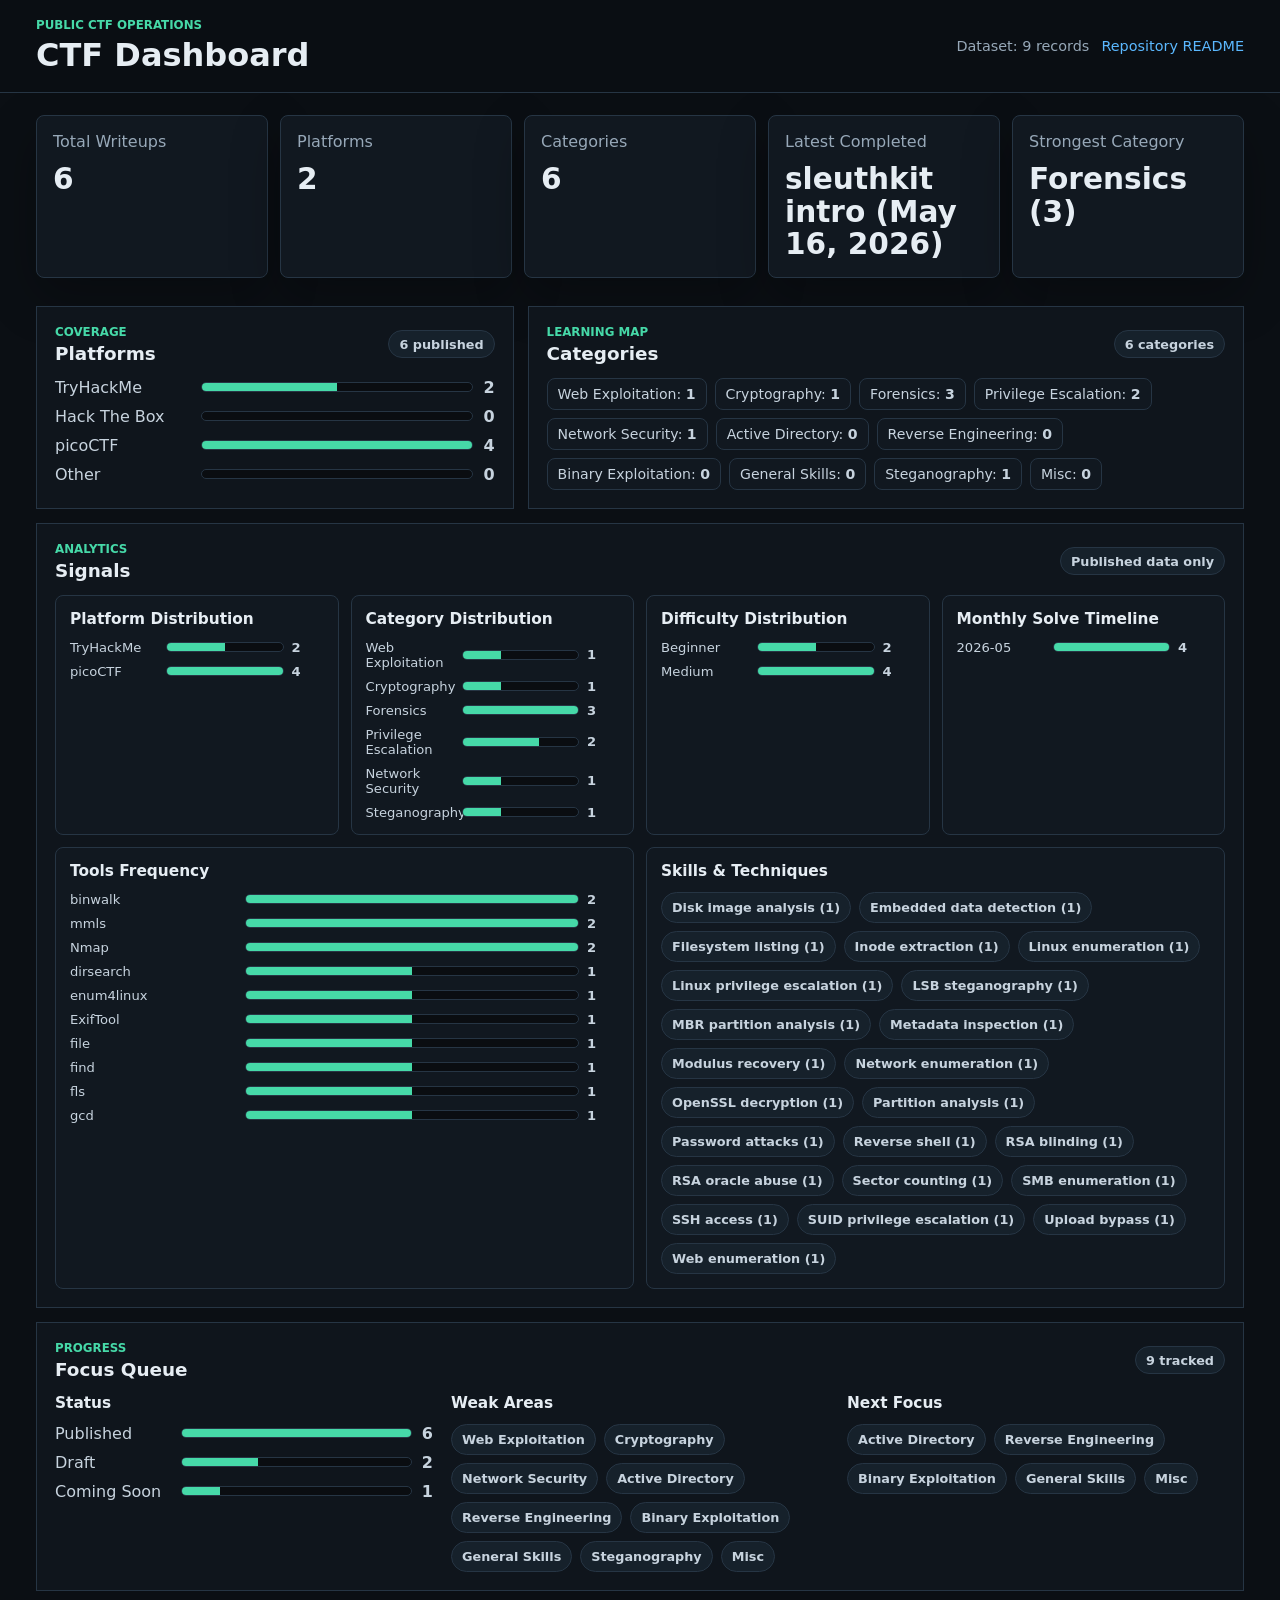
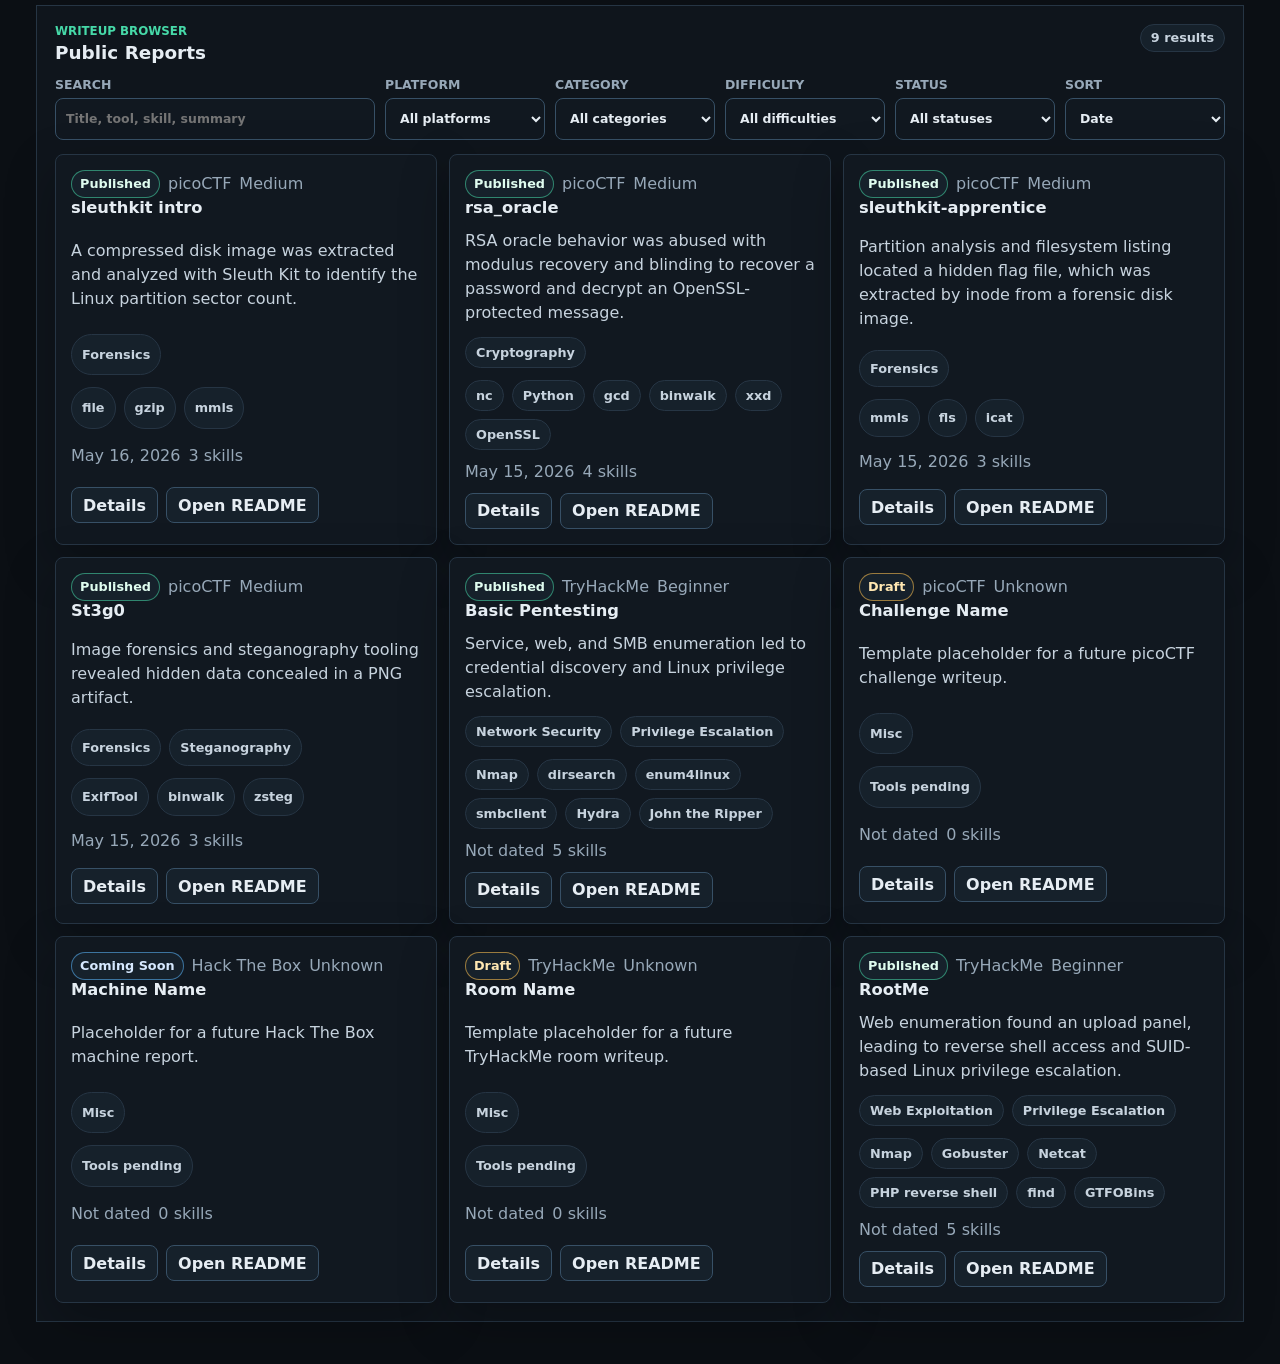
<file: CTF DASHBOARD/index.html>
<!doctype html>
<html lang="en">
  <head>
    <meta charset="utf-8">
    <meta name="viewport" content="width=device-width, initial-scale=1">
    <title>CTF Dashboard</title>
    <meta name="description" content="Public CTF writeup dashboard for platforms, categories, tools, techniques, and solve history.">
    <link rel="stylesheet" href="src/styles.css">
  </head>
  <body>
    <header class="topbar">
      <div>
        <p class="eyebrow">Public CTF Operations</p>
        <h1>CTF Dashboard</h1>
      </div>
      <div class="topbar__meta">
        <span id="lastUpdated">Static public view</span>
        <a href="../README.md">Repository README</a>
      </div>
    </header>

    <main>
      <section class="stats-grid" aria-label="Dashboard overview">
        <article class="stat-card">
          <span>Total Writeups</span>
          <strong id="statTotal">0</strong>
        </article>
        <article class="stat-card">
          <span>Platforms</span>
          <strong id="statPlatforms">0</strong>
        </article>
        <article class="stat-card">
          <span>Categories</span>
          <strong id="statCategories">0</strong>
        </article>
        <article class="stat-card">
          <span>Latest Completed</span>
          <strong id="statLatest">None yet</strong>
        </article>
        <article class="stat-card">
          <span>Strongest Category</span>
          <strong id="statStrongest">None yet</strong>
        </article>
      </section>

      <section class="panel-grid panel-grid--split">
        <section class="panel">
          <div class="section-heading">
            <div>
              <p class="eyebrow">Coverage</p>
              <h2>Platforms</h2>
            </div>
            <span class="count-pill" id="platformPublishedCount">0 published</span>
          </div>
          <div class="breakdown-list" id="platformBreakdown"></div>
        </section>

        <section class="panel">
          <div class="section-heading">
            <div>
              <p class="eyebrow">Learning Map</p>
              <h2>Categories</h2>
            </div>
            <span class="count-pill" id="categoryPublishedCount">0 categories</span>
          </div>
          <div class="category-grid" id="categoryBreakdown"></div>
        </section>
      </section>

      <section class="panel">
        <div class="section-heading">
          <div>
            <p class="eyebrow">Analytics</p>
            <h2>Signals</h2>
          </div>
          <span class="count-pill">Published data only</span>
        </div>
        <div class="charts-grid">
          <article class="chart-card">
            <h3>Platform Distribution</h3>
            <div class="bar-chart" id="platformChart"></div>
          </article>
          <article class="chart-card">
            <h3>Category Distribution</h3>
            <div class="bar-chart" id="categoryChart"></div>
          </article>
          <article class="chart-card">
            <h3>Difficulty Distribution</h3>
            <div class="bar-chart" id="difficultyChart"></div>
          </article>
          <article class="chart-card">
            <h3>Monthly Solve Timeline</h3>
            <div class="bar-chart" id="timelineChart"></div>
          </article>
          <article class="chart-card chart-card--wide">
            <h3>Tools Frequency</h3>
            <div class="bar-chart bar-chart--compact" id="toolsChart"></div>
          </article>
          <article class="chart-card chart-card--wide">
            <h3>Skills & Techniques</h3>
            <div class="tag-cloud" id="skillCloud"></div>
          </article>
        </div>
      </section>

      <section class="panel">
        <div class="section-heading">
          <div>
            <p class="eyebrow">Progress</p>
            <h2>Focus Queue</h2>
          </div>
          <span class="count-pill" id="statusCount">0 tracked</span>
        </div>
        <div class="progress-grid">
          <div>
            <h3>Status</h3>
            <div class="status-stack" id="statusBreakdown"></div>
          </div>
          <div>
            <h3>Weak Areas</h3>
            <div class="tag-cloud" id="weakAreas"></div>
          </div>
          <div>
            <h3>Next Focus</h3>
            <div class="tag-cloud" id="nextFocus"></div>
          </div>
        </div>
      </section>

      <section class="panel">
        <div class="section-heading section-heading--browser">
          <div>
            <p class="eyebrow">Writeup Browser</p>
            <h2>Public Reports</h2>
          </div>
          <span class="count-pill" id="resultCount">0 results</span>
        </div>

        <div class="filters" aria-label="Writeup filters">
          <label>
            Search
            <input id="searchInput" type="search" placeholder="Title, tool, skill, summary">
          </label>
          <label>
            Platform
            <select id="platformFilter"></select>
          </label>
          <label>
            Category
            <select id="categoryFilter"></select>
          </label>
          <label>
            Difficulty
            <select id="difficultyFilter"></select>
          </label>
          <label>
            Status
            <select id="statusFilter"></select>
          </label>
          <label>
            Sort
            <select id="sortSelect">
              <option value="date">Date</option>
              <option value="platform">Platform</option>
              <option value="category">Category</option>
              <option value="difficulty">Difficulty</option>
              <option value="title">Title</option>
            </select>
          </label>
        </div>

        <div class="writeup-grid" id="writeupGrid"></div>
        <div class="empty-state hidden" id="emptyState">
          <h3>No matching writeups</h3>
          <p>Adjust the filters or clear the search to inspect the public dataset.</p>
        </div>
      </section>
    </main>

    <dialog id="detailDialog" class="detail-dialog">
      <div class="dialog-shell">
        <button class="icon-button" id="closeDialog" aria-label="Close detail view">x</button>
        <div id="detailContent"></div>
      </div>
    </dialog>

    <script src="src/app.js" defer></script>
  </body>
</html>
</file>
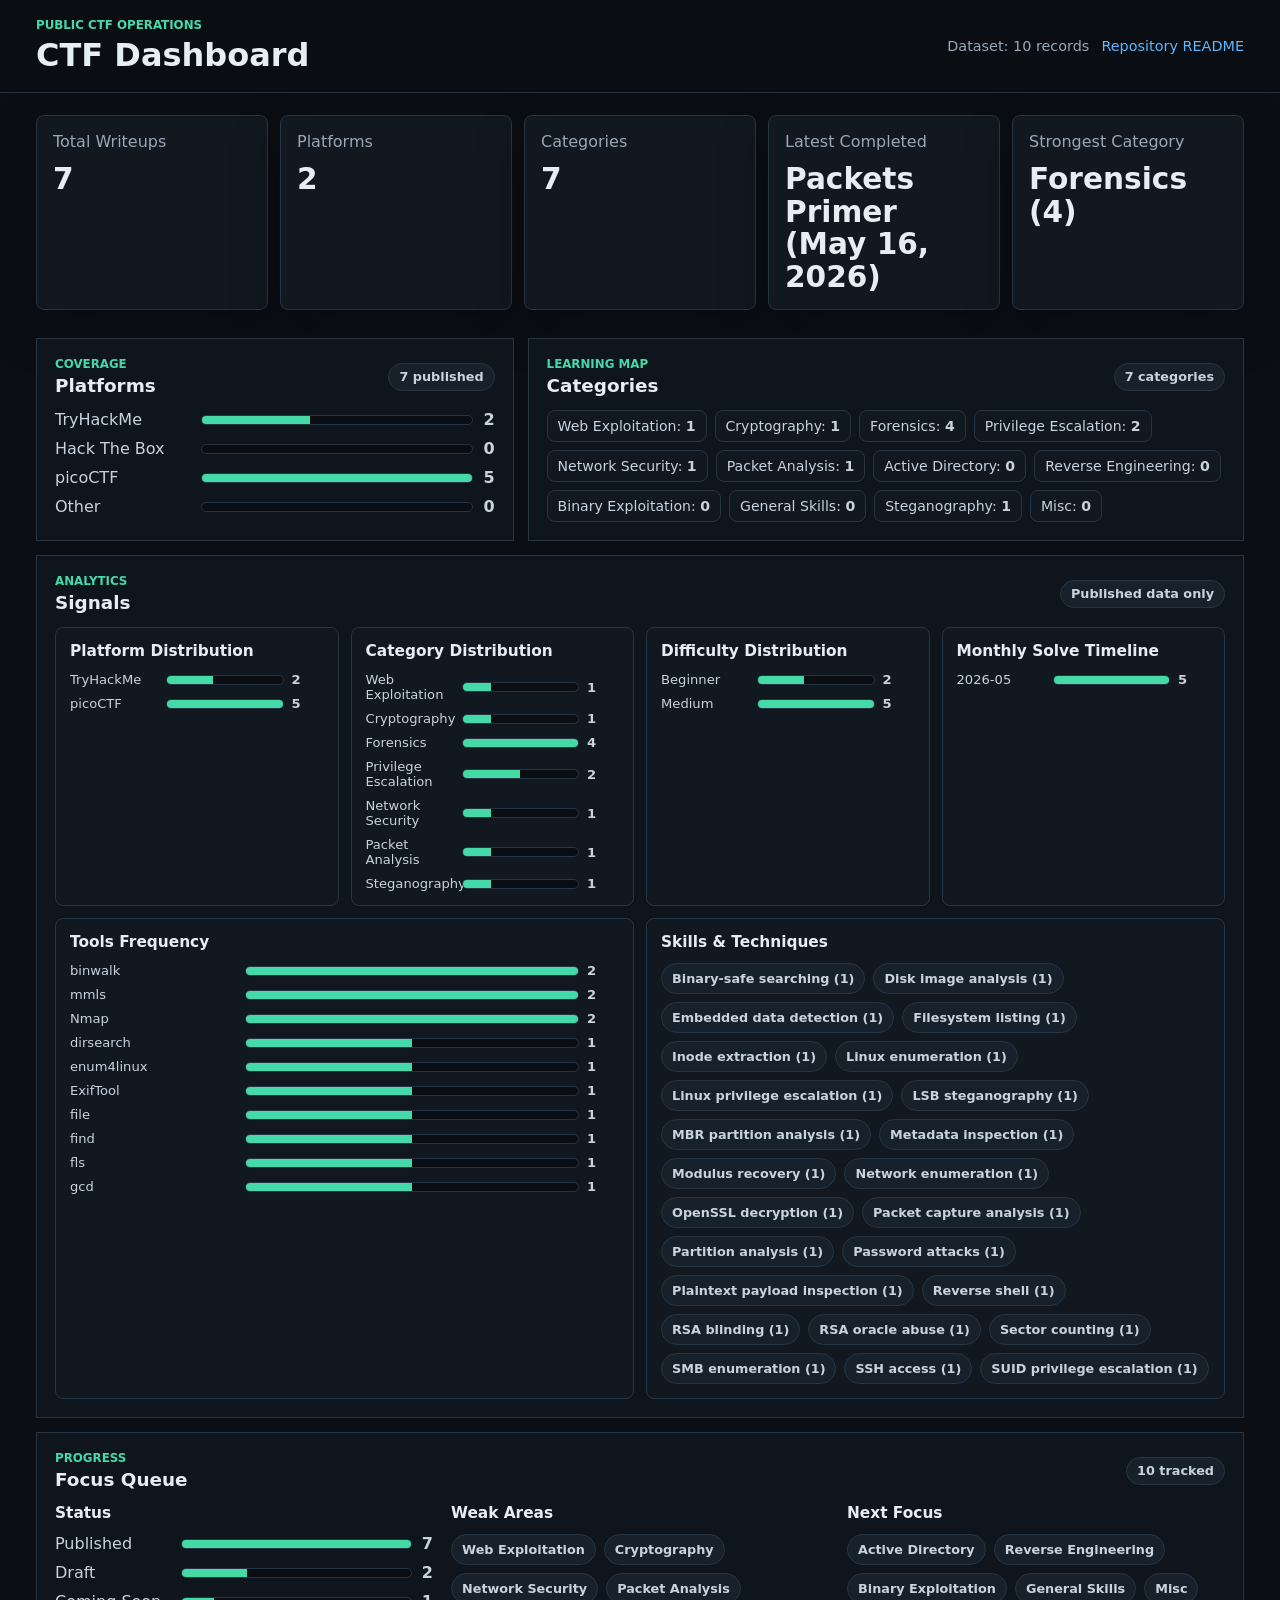
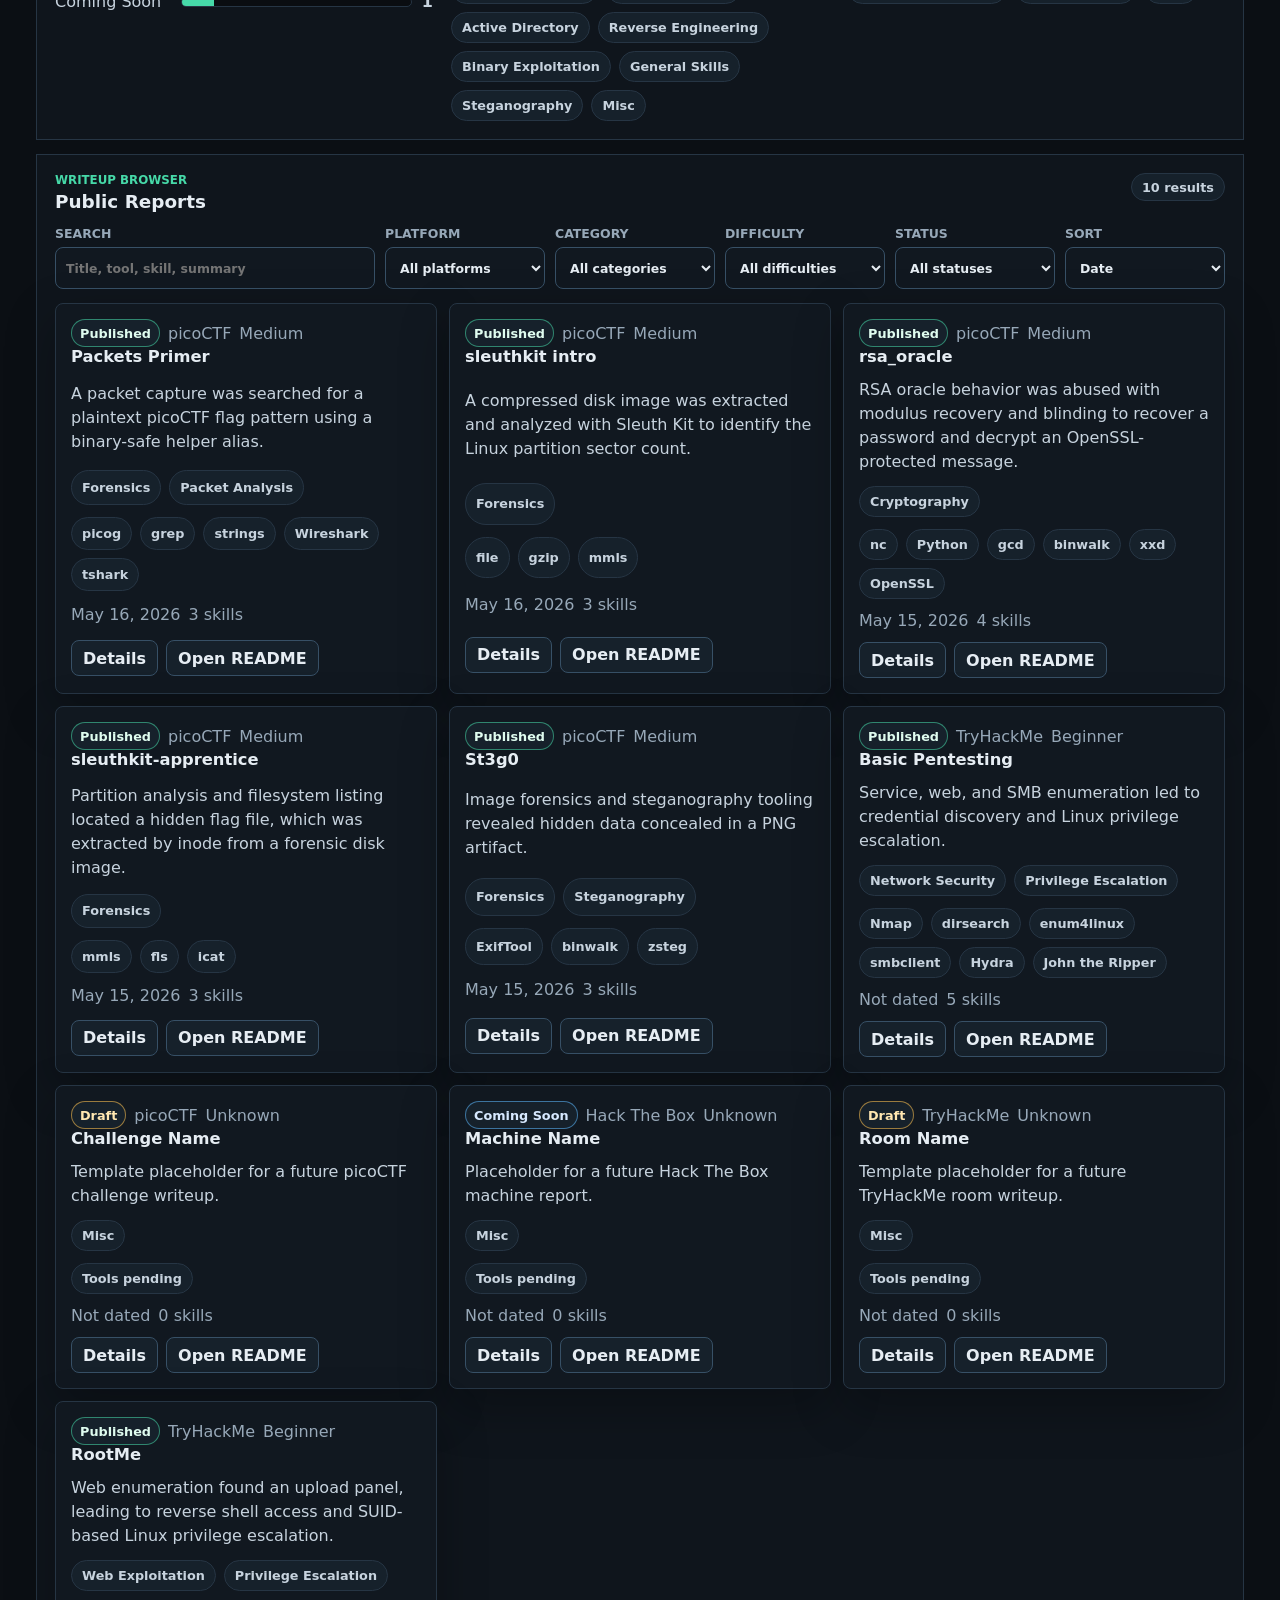
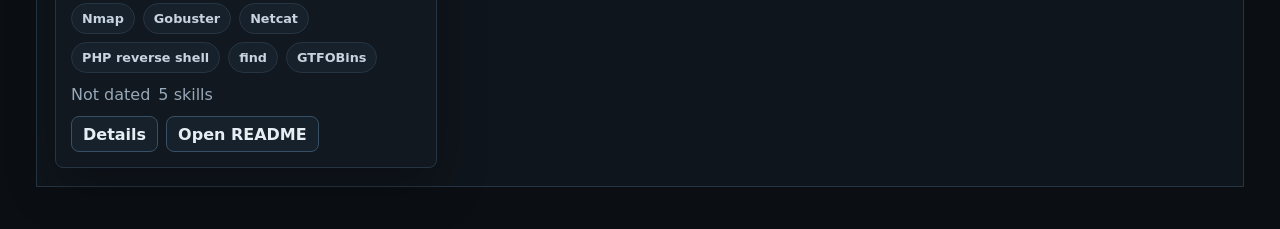
<file: dashboard/index.html>
<!doctype html>
<html lang="en">
  <head>
      <meta charset="utf-8">
      <meta name="viewport" content="width=device-width, initial-scale=1">
      <title>CTF Dashboard</title>
      <meta name="description" content="Public CTF writeup dashboard for platforms, categories, tools, techniques, and solve history.">
      <link rel="stylesheet" href="src/styles.css">
      <meta property="og:title" content="CTF Dashboard — Subhrajyoti Banerjee" />
      <meta property="og:description" content="Tracking CTF solve history, platforms, categories, and tools." />
      <meta property="og:image" content="https://subh-bravo-07.github.io/ctf-writeups/dashboard/preview.png" />
      <meta property="og:url" content="https://subh-bravo-07.github.io/ctf-writeups/dashboard/" />
      <meta property="og:type" content="website" />
  </head>
  <body>
    <header class="topbar">
      <div>
        <p class="eyebrow">Public CTF Operations</p>
        <h1>CTF Dashboard</h1>
      </div>
      <div class="topbar__meta">
        <span id="lastUpdated">Static public view</span>
        <a href="../README.md">Repository README</a>
      </div>
    </header>

    <main>
      <section class="stats-grid" aria-label="Dashboard overview">
        <article class="stat-card">
          <span>Total Writeups</span>
          <strong id="statTotal">0</strong>
        </article>
        <article class="stat-card">
          <span>Platforms</span>
          <strong id="statPlatforms">0</strong>
        </article>
        <article class="stat-card">
          <span>Categories</span>
          <strong id="statCategories">0</strong>
        </article>
        <article class="stat-card">
          <span>Latest Completed</span>
          <strong id="statLatest">None yet</strong>
        </article>
        <article class="stat-card">
          <span>Strongest Category</span>
          <strong id="statStrongest">None yet</strong>
        </article>
      </section>

      <section class="panel-grid panel-grid--split">
        <section class="panel">
          <div class="section-heading">
            <div>
              <p class="eyebrow">Coverage</p>
              <h2>Platforms</h2>
            </div>
            <span class="count-pill" id="platformPublishedCount">0 published</span>
          </div>
          <div class="breakdown-list" id="platformBreakdown"></div>
        </section>

        <section class="panel">
          <div class="section-heading">
            <div>
              <p class="eyebrow">Learning Map</p>
              <h2>Categories</h2>
            </div>
            <span class="count-pill" id="categoryPublishedCount">0 categories</span>
          </div>
          <div class="category-grid" id="categoryBreakdown"></div>
        </section>
      </section>

      <section class="panel">
        <div class="section-heading">
          <div>
            <p class="eyebrow">Analytics</p>
            <h2>Signals</h2>
          </div>
          <span class="count-pill">Published data only</span>
        </div>
        <div class="charts-grid">
          <article class="chart-card">
            <h3>Platform Distribution</h3>
            <div class="bar-chart" id="platformChart"></div>
          </article>
          <article class="chart-card">
            <h3>Category Distribution</h3>
            <div class="bar-chart" id="categoryChart"></div>
          </article>
          <article class="chart-card">
            <h3>Difficulty Distribution</h3>
            <div class="bar-chart" id="difficultyChart"></div>
          </article>
          <article class="chart-card">
            <h3>Monthly Solve Timeline</h3>
            <div class="bar-chart" id="timelineChart"></div>
          </article>
          <article class="chart-card chart-card--wide">
            <h3>Tools Frequency</h3>
            <div class="bar-chart bar-chart--compact" id="toolsChart"></div>
          </article>
          <article class="chart-card chart-card--wide">
            <h3>Skills & Techniques</h3>
            <div class="tag-cloud" id="skillCloud"></div>
          </article>
        </div>
      </section>

      <section class="panel">
        <div class="section-heading">
          <div>
            <p class="eyebrow">Progress</p>
            <h2>Focus Queue</h2>
          </div>
          <span class="count-pill" id="statusCount">0 tracked</span>
        </div>
        <div class="progress-grid">
          <div>
            <h3>Status</h3>
            <div class="status-stack" id="statusBreakdown"></div>
          </div>
          <div>
            <h3>Weak Areas</h3>
            <div class="tag-cloud" id="weakAreas"></div>
          </div>
          <div>
            <h3>Next Focus</h3>
            <div class="tag-cloud" id="nextFocus"></div>
          </div>
        </div>
      </section>

      <section class="panel">
        <div class="section-heading section-heading--browser">
          <div>
            <p class="eyebrow">Writeup Browser</p>
            <h2>Public Reports</h2>
          </div>
          <span class="count-pill" id="resultCount">0 results</span>
        </div>

        <div class="filters" aria-label="Writeup filters">
          <label>
            Search
            <input id="searchInput" type="search" placeholder="Title, tool, skill, summary">
          </label>
          <label>
            Platform
            <select id="platformFilter"></select>
          </label>
          <label>
            Category
            <select id="categoryFilter"></select>
          </label>
          <label>
            Difficulty
            <select id="difficultyFilter"></select>
          </label>
          <label>
            Status
            <select id="statusFilter"></select>
          </label>
          <label>
            Sort
            <select id="sortSelect">
              <option value="date">Date</option>
              <option value="platform">Platform</option>
              <option value="category">Category</option>
              <option value="difficulty">Difficulty</option>
              <option value="title">Title</option>
            </select>
          </label>
        </div>

        <div class="writeup-grid" id="writeupGrid"></div>
        <div class="empty-state hidden" id="emptyState">
          <h3>No matching writeups</h3>
          <p>Adjust the filters or clear the search to inspect the public dataset.</p>
        </div>
      </section>
    </main>

    <dialog id="detailDialog" class="detail-dialog">
      <div class="dialog-shell">
        <button class="icon-button" id="closeDialog" aria-label="Close detail view">x</button>
        <div id="detailContent"></div>
      </div>
    </dialog>

    <script src="src/app.js?v=20260529-2" defer></script>
  </body>
</html>
</file>
<file: CTF DASHBOARD/src/styles.css>
:root {
  color-scheme: dark;
  --bg: #0b0f14;
  --surface: #111820;
  --surface-2: #16212b;
  --line: #263544;
  --line-strong: #375066;
  --text: #e6edf3;
  --muted: #97a8b8;
  --soft: #c7d3de;
  --accent: #46d9a8;
  --accent-2: #5bb8ff;
  --warning: #f2b84b;
  --danger: #ff6b6b;
  --radius: 8px;
  --shadow: 0 18px 50px rgba(0, 0, 0, 0.28);
  font-family: Inter, ui-sans-serif, system-ui, -apple-system, BlinkMacSystemFont, "Segoe UI", sans-serif;
}

* {
  box-sizing: border-box;
}

body {
  margin: 0;
  min-width: 320px;
  background: var(--bg);
  color: var(--text);
}

a {
  color: var(--accent-2);
  text-decoration: none;
}

a:hover {
  text-decoration: underline;
}

button,
input,
select {
  font: inherit;
}

.topbar {
  position: sticky;
  top: 0;
  z-index: 10;
  display: flex;
  align-items: center;
  justify-content: space-between;
  gap: 16px;
  padding: 18px clamp(16px, 3vw, 36px);
  background: rgba(11, 15, 20, 0.94);
  border-bottom: 1px solid var(--line);
  backdrop-filter: blur(14px);
}

.topbar h1,
.section-heading h2,
.empty-state h3,
.detail-dialog h2 {
  margin: 0;
  letter-spacing: 0;
}

.topbar h1 {
  font-size: clamp(1.35rem, 3vw, 2rem);
}

.topbar__meta {
  display: flex;
  align-items: center;
  justify-content: flex-end;
  gap: 12px;
  color: var(--muted);
  font-size: 0.9rem;
  text-align: right;
  flex-wrap: wrap;
}

.eyebrow {
  margin: 0 0 4px;
  color: var(--accent);
  font-size: 0.74rem;
  font-weight: 800;
  letter-spacing: 0;
  text-transform: uppercase;
}

main {
  width: min(1440px, 100%);
  margin: 0 auto;
  padding: 22px clamp(14px, 3vw, 36px) 42px;
}

.stats-grid {
  display: grid;
  grid-template-columns: repeat(5, minmax(0, 1fr));
  gap: 12px;
  margin-bottom: 14px;
}

.stat-card,
.writeup-card {
  border: 1px solid var(--line);
  border-radius: var(--radius);
  background: var(--surface);
  box-shadow: var(--shadow);
}

.stat-card {
  min-height: 112px;
  padding: 16px;
}

.stat-card span,
.writeup-card__meta,
.muted {
  color: var(--muted);
}

.stat-card strong {
  display: block;
  margin-top: 12px;
  color: var(--text);
  font-size: clamp(1.1rem, 2.4vw, 1.85rem);
  line-height: 1.1;
  overflow-wrap: anywhere;
}

.panel {
  margin-top: 14px;
  padding: 18px;
  border: 1px solid var(--line);
  background: #0f151c;
}

.panel-grid {
  display: grid;
  gap: 14px;
}

.panel-grid--split {
  grid-template-columns: minmax(300px, 0.8fr) minmax(0, 1.2fr);
}

.section-heading {
  display: flex;
  align-items: center;
  justify-content: space-between;
  gap: 12px;
  margin-bottom: 14px;
}

.section-heading h2 {
  font-size: 1.15rem;
}

.section-heading--browser {
  align-items: flex-start;
}

.count-pill,
.status-badge,
.tag {
  display: inline-flex;
  align-items: center;
  min-height: 28px;
  border: 1px solid var(--line);
  border-radius: 999px;
  color: var(--soft);
  background: var(--surface-2);
  font-size: 0.8rem;
  font-weight: 700;
  white-space: nowrap;
}

.count-pill {
  padding: 4px 10px;
}

.breakdown-list,
.status-stack {
  display: grid;
  gap: 10px;
}

.breakdown-row,
.status-row {
  display: grid;
  grid-template-columns: minmax(112px, 1fr) minmax(110px, 2fr) auto;
  gap: 10px;
  align-items: center;
  color: var(--soft);
}

.meter {
  height: 10px;
  overflow: hidden;
  border-radius: 999px;
  background: #0a0d11;
  border: 1px solid var(--line);
}

.meter span {
  display: block;
  height: 100%;
  width: var(--value, 0%);
  background: var(--accent);
}

.category-grid,
.tag-cloud {
  display: flex;
  flex-wrap: wrap;
  gap: 8px;
}

.category-chip,
.tag {
  padding: 7px 10px;
}

.category-chip {
  border: 1px solid var(--line);
  background: var(--surface);
  color: var(--soft);
  border-radius: var(--radius);
  font-size: 0.88rem;
}

.charts-grid {
  display: grid;
  grid-template-columns: repeat(4, minmax(0, 1fr));
  gap: 12px;
}

.chart-card {
  min-height: 230px;
  padding: 14px;
  border: 1px solid var(--line);
  border-radius: var(--radius);
  background: var(--surface);
}

.chart-card--wide {
  grid-column: span 2;
}

.chart-card h3,
.progress-grid h3 {
  margin: 0 0 12px;
  font-size: 0.96rem;
}

.bar-chart {
  display: grid;
  gap: 9px;
}

.bar-row {
  display: grid;
  grid-template-columns: minmax(88px, 1fr) minmax(96px, 1.8fr) 32px;
  gap: 8px;
  align-items: center;
  font-size: 0.82rem;
  color: var(--soft);
}

.bar-chart--compact .bar-row {
  grid-template-columns: minmax(120px, 1fr) minmax(110px, 2fr) 32px;
}

.progress-grid {
  display: grid;
  grid-template-columns: repeat(3, minmax(0, 1fr));
  gap: 18px;
}

.filters {
  display: grid;
  grid-template-columns: minmax(220px, 2fr) repeat(5, minmax(130px, 1fr));
  gap: 10px;
  margin-bottom: 14px;
}

.filters label {
  display: grid;
  gap: 6px;
  color: var(--muted);
  font-size: 0.78rem;
  font-weight: 800;
  text-transform: uppercase;
}

.filters input,
.filters select {
  width: 100%;
  min-height: 42px;
  padding: 9px 10px;
  border: 1px solid var(--line-strong);
  border-radius: var(--radius);
  background: var(--surface);
  color: var(--text);
}

.writeup-grid {
  display: grid;
  grid-template-columns: repeat(3, minmax(0, 1fr));
  gap: 12px;
}

.writeup-card {
  display: grid;
  gap: 12px;
  padding: 15px;
}

.writeup-card h3 {
  margin: 0;
  font-size: 1.02rem;
  overflow-wrap: anywhere;
}

.writeup-card p {
  margin: 0;
  color: var(--soft);
  line-height: 1.5;
}

.writeup-card__meta,
.writeup-card__actions {
  display: flex;
  flex-wrap: wrap;
  gap: 8px;
  align-items: center;
}

.status-badge {
  padding: 3px 8px;
}

.status-badge[data-status="Published"] {
  color: #dffcef;
  border-color: rgba(70, 217, 168, 0.55);
}

.status-badge[data-status="Draft"] {
  color: #ffe7b1;
  border-color: rgba(242, 184, 75, 0.6);
}

.status-badge[data-status="Coming Soon"] {
  color: #d7e9ff;
  border-color: rgba(91, 184, 255, 0.55);
}

.button {
  display: inline-flex;
  align-items: center;
  justify-content: center;
  min-height: 36px;
  padding: 7px 11px;
  border: 1px solid var(--line-strong);
  border-radius: var(--radius);
  background: var(--surface-2);
  color: var(--text);
  font-weight: 800;
  cursor: pointer;
}

.button:hover {
  border-color: var(--accent);
  text-decoration: none;
}

.empty-state {
  padding: 28px;
  border: 1px dashed var(--line-strong);
  border-radius: var(--radius);
  text-align: center;
  color: var(--muted);
}

.hidden {
  display: none;
}

.detail-dialog {
  width: min(760px, calc(100vw - 24px));
  max-height: min(760px, calc(100vh - 24px));
  padding: 0;
  border: 1px solid var(--line-strong);
  border-radius: var(--radius);
  background: var(--surface);
  color: var(--text);
  box-shadow: var(--shadow);
}

.detail-dialog::backdrop {
  background: rgba(0, 0, 0, 0.72);
}

.dialog-shell {
  position: relative;
  padding: 22px;
}

.icon-button {
  position: absolute;
  top: 12px;
  right: 12px;
  width: 34px;
  height: 34px;
  border: 1px solid var(--line-strong);
  border-radius: var(--radius);
  background: #0a0d11;
  color: var(--text);
  cursor: pointer;
}

.detail-section {
  margin-top: 18px;
}

.detail-section h3 {
  margin: 0 0 8px;
  font-size: 0.9rem;
  color: var(--accent);
  text-transform: uppercase;
}

.detail-section p,
.detail-section li {
  color: var(--soft);
  line-height: 1.55;
}

.detail-section ul {
  margin: 0;
  padding-left: 18px;
}

@media (max-width: 1180px) {
  .stats-grid,
  .charts-grid {
    grid-template-columns: repeat(2, minmax(0, 1fr));
  }

  .panel-grid--split,
  .progress-grid,
  .writeup-grid {
    grid-template-columns: 1fr;
  }

  .filters {
    grid-template-columns: repeat(3, minmax(0, 1fr));
  }
}

@media (max-width: 720px) {
  .topbar,
  .section-heading {
    align-items: flex-start;
    flex-direction: column;
  }

  .topbar__meta {
    justify-content: flex-start;
    text-align: left;
  }

  .stats-grid,
  .charts-grid,
  .filters {
    grid-template-columns: 1fr;
  }

  .chart-card--wide {
    grid-column: span 1;
  }

  .breakdown-row,
  .status-row,
  .bar-row,
  .bar-chart--compact .bar-row {
    grid-template-columns: minmax(96px, 1fr) minmax(90px, 1.5fr) auto;
  }

  .panel {
    padding: 14px;
  }
}
</file>
<file: dashboard/src/styles.css>
:root {
  color-scheme: dark;
  --bg: #0b0f14;
  --surface: #111820;
  --surface-2: #16212b;
  --line: #263544;
  --line-strong: #375066;
  --text: #e6edf3;
  --muted: #97a8b8;
  --soft: #c7d3de;
  --accent: #46d9a8;
  --accent-2: #5bb8ff;
  --warning: #f2b84b;
  --danger: #ff6b6b;
  --radius: 8px;
  --shadow: 0 18px 50px rgba(0, 0, 0, 0.28);
  font-family: Inter, ui-sans-serif, system-ui, -apple-system, BlinkMacSystemFont, "Segoe UI", sans-serif;
}

* {
  box-sizing: border-box;
}

body {
  margin: 0;
  min-width: 320px;
  background: var(--bg);
  color: var(--text);
}

a {
  color: var(--accent-2);
  text-decoration: none;
}

a:hover {
  text-decoration: underline;
}

button,
input,
select {
  font: inherit;
}

.topbar {
  position: sticky;
  top: 0;
  z-index: 10;
  display: flex;
  align-items: center;
  justify-content: space-between;
  gap: 16px;
  padding: 18px clamp(16px, 3vw, 36px);
  background: rgba(11, 15, 20, 0.94);
  border-bottom: 1px solid var(--line);
  backdrop-filter: blur(14px);
}

.topbar h1,
.section-heading h2,
.empty-state h3,
.detail-dialog h2 {
  margin: 0;
  letter-spacing: 0;
}

.topbar h1 {
  font-size: clamp(1.35rem, 3vw, 2rem);
}

.topbar__meta {
  display: flex;
  align-items: center;
  justify-content: flex-end;
  gap: 12px;
  color: var(--muted);
  font-size: 0.9rem;
  text-align: right;
  flex-wrap: wrap;
}

.eyebrow {
  margin: 0 0 4px;
  color: var(--accent);
  font-size: 0.74rem;
  font-weight: 800;
  letter-spacing: 0;
  text-transform: uppercase;
}

main {
  width: min(1440px, 100%);
  margin: 0 auto;
  padding: 22px clamp(14px, 3vw, 36px) 42px;
}

.stats-grid {
  display: grid;
  grid-template-columns: repeat(5, minmax(0, 1fr));
  gap: 12px;
  margin-bottom: 14px;
}

.stat-card,
.writeup-card {
  border: 1px solid var(--line);
  border-radius: var(--radius);
  background: var(--surface);
  box-shadow: var(--shadow);
}

.stat-card {
  min-height: 112px;
  padding: 16px;
}

.stat-card span,
.writeup-card__meta,
.muted {
  color: var(--muted);
}

.stat-card strong {
  display: block;
  margin-top: 12px;
  color: var(--text);
  font-size: clamp(1.1rem, 2.4vw, 1.85rem);
  line-height: 1.1;
  overflow-wrap: anywhere;
}

.panel {
  margin-top: 14px;
  padding: 18px;
  border: 1px solid var(--line);
  background: #0f151c;
}

.panel-grid {
  display: grid;
  gap: 14px;
}

.panel-grid--split {
  grid-template-columns: minmax(300px, 0.8fr) minmax(0, 1.2fr);
}

.section-heading {
  display: flex;
  align-items: center;
  justify-content: space-between;
  gap: 12px;
  margin-bottom: 14px;
}

.section-heading h2 {
  font-size: 1.15rem;
}

.section-heading--browser {
  align-items: flex-start;
}

.count-pill,
.status-badge,
.tag {
  display: inline-flex;
  align-items: center;
  min-height: 28px;
  border: 1px solid var(--line);
  border-radius: 999px;
  color: var(--soft);
  background: var(--surface-2);
  font-size: 0.8rem;
  font-weight: 700;
  white-space: nowrap;
}

.count-pill {
  padding: 4px 10px;
}

.breakdown-list,
.status-stack {
  display: grid;
  gap: 10px;
}

.breakdown-row,
.status-row {
  display: grid;
  grid-template-columns: minmax(112px, 1fr) minmax(110px, 2fr) auto;
  gap: 10px;
  align-items: center;
  color: var(--soft);
}

.meter {
  height: 10px;
  overflow: hidden;
  border-radius: 999px;
  background: #0a0d11;
  border: 1px solid var(--line);
}

.meter span {
  display: block;
  height: 100%;
  width: var(--value, 0%);
  background: var(--accent);
}

.category-grid,
.tag-cloud {
  display: flex;
  flex-wrap: wrap;
  gap: 8px;
}

.category-chip,
.tag {
  padding: 7px 10px;
}

.category-chip {
  border: 1px solid var(--line);
  background: var(--surface);
  color: var(--soft);
  border-radius: var(--radius);
  font-size: 0.88rem;
}

.charts-grid {
  display: grid;
  grid-template-columns: repeat(4, minmax(0, 1fr));
  gap: 12px;
}

.chart-card {
  min-height: 230px;
  padding: 14px;
  border: 1px solid var(--line);
  border-radius: var(--radius);
  background: var(--surface);
}

.chart-card--wide {
  grid-column: span 2;
}

.chart-card h3,
.progress-grid h3 {
  margin: 0 0 12px;
  font-size: 0.96rem;
}

.bar-chart {
  display: grid;
  gap: 9px;
}

.bar-row {
  display: grid;
  grid-template-columns: minmax(88px, 1fr) minmax(96px, 1.8fr) 32px;
  gap: 8px;
  align-items: center;
  font-size: 0.82rem;
  color: var(--soft);
}

.bar-chart--compact .bar-row {
  grid-template-columns: minmax(120px, 1fr) minmax(110px, 2fr) 32px;
}

.progress-grid {
  display: grid;
  grid-template-columns: repeat(3, minmax(0, 1fr));
  gap: 18px;
}

.filters {
  display: grid;
  grid-template-columns: minmax(220px, 2fr) repeat(5, minmax(130px, 1fr));
  gap: 10px;
  margin-bottom: 14px;
}

.filters label {
  display: grid;
  gap: 6px;
  color: var(--muted);
  font-size: 0.78rem;
  font-weight: 800;
  text-transform: uppercase;
}

.filters input,
.filters select {
  width: 100%;
  min-height: 42px;
  padding: 9px 10px;
  border: 1px solid var(--line-strong);
  border-radius: var(--radius);
  background: var(--surface);
  color: var(--text);
}

.writeup-grid {
  display: grid;
  grid-template-columns: repeat(3, minmax(0, 1fr));
  gap: 12px;
}

.writeup-card {
  display: grid;
  gap: 12px;
  padding: 15px;
}

.writeup-card h3 {
  margin: 0;
  font-size: 1.02rem;
  overflow-wrap: anywhere;
}

.writeup-card p {
  margin: 0;
  color: var(--soft);
  line-height: 1.5;
}

.writeup-card__meta,
.writeup-card__actions {
  display: flex;
  flex-wrap: wrap;
  gap: 8px;
  align-items: center;
}

.status-badge {
  padding: 3px 8px;
}

.status-badge[data-status="Published"] {
  color: #dffcef;
  border-color: rgba(70, 217, 168, 0.55);
}

.status-badge[data-status="Draft"] {
  color: #ffe7b1;
  border-color: rgba(242, 184, 75, 0.6);
}

.status-badge[data-status="Coming Soon"] {
  color: #d7e9ff;
  border-color: rgba(91, 184, 255, 0.55);
}

.button {
  display: inline-flex;
  align-items: center;
  justify-content: center;
  min-height: 36px;
  padding: 7px 11px;
  border: 1px solid var(--line-strong);
  border-radius: var(--radius);
  background: var(--surface-2);
  color: var(--text);
  font-weight: 800;
  cursor: pointer;
}

.button:hover {
  border-color: var(--accent);
  text-decoration: none;
}

.empty-state {
  padding: 28px;
  border: 1px dashed var(--line-strong);
  border-radius: var(--radius);
  text-align: center;
  color: var(--muted);
}

.hidden {
  display: none;
}

.detail-dialog {
  width: min(760px, calc(100vw - 24px));
  max-height: min(760px, calc(100vh - 24px));
  padding: 0;
  border: 1px solid var(--line-strong);
  border-radius: var(--radius);
  background: var(--surface);
  color: var(--text);
  box-shadow: var(--shadow);
}

.detail-dialog::backdrop {
  background: rgba(0, 0, 0, 0.72);
}

.dialog-shell {
  position: relative;
  padding: 22px;
}

.icon-button {
  position: absolute;
  top: 12px;
  right: 12px;
  width: 34px;
  height: 34px;
  border: 1px solid var(--line-strong);
  border-radius: var(--radius);
  background: #0a0d11;
  color: var(--text);
  cursor: pointer;
}

.detail-section {
  margin-top: 18px;
}

.detail-section h3 {
  margin: 0 0 8px;
  font-size: 0.9rem;
  color: var(--accent);
  text-transform: uppercase;
}

.detail-section p,
.detail-section li {
  color: var(--soft);
  line-height: 1.55;
}

.detail-section ul {
  margin: 0;
  padding-left: 18px;
}

@media (max-width: 1180px) {
  .stats-grid,
  .charts-grid {
    grid-template-columns: repeat(2, minmax(0, 1fr));
  }

  .panel-grid--split,
  .progress-grid,
  .writeup-grid {
    grid-template-columns: 1fr;
  }

  .filters {
    grid-template-columns: repeat(3, minmax(0, 1fr));
  }
}

@media (max-width: 720px) {
  .topbar,
  .section-heading {
    align-items: flex-start;
    flex-direction: column;
  }

  .topbar__meta {
    justify-content: flex-start;
    text-align: left;
  }

  .stats-grid,
  .charts-grid,
  .filters {
    grid-template-columns: 1fr;
  }

  .chart-card--wide {
    grid-column: span 1;
  }

  .breakdown-row,
  .status-row,
  .bar-row,
  .bar-chart--compact .bar-row {
    grid-template-columns: minmax(96px, 1fr) minmax(90px, 1.5fr) auto;
  }

  .panel {
    padding: 14px;
  }
}
</file>
